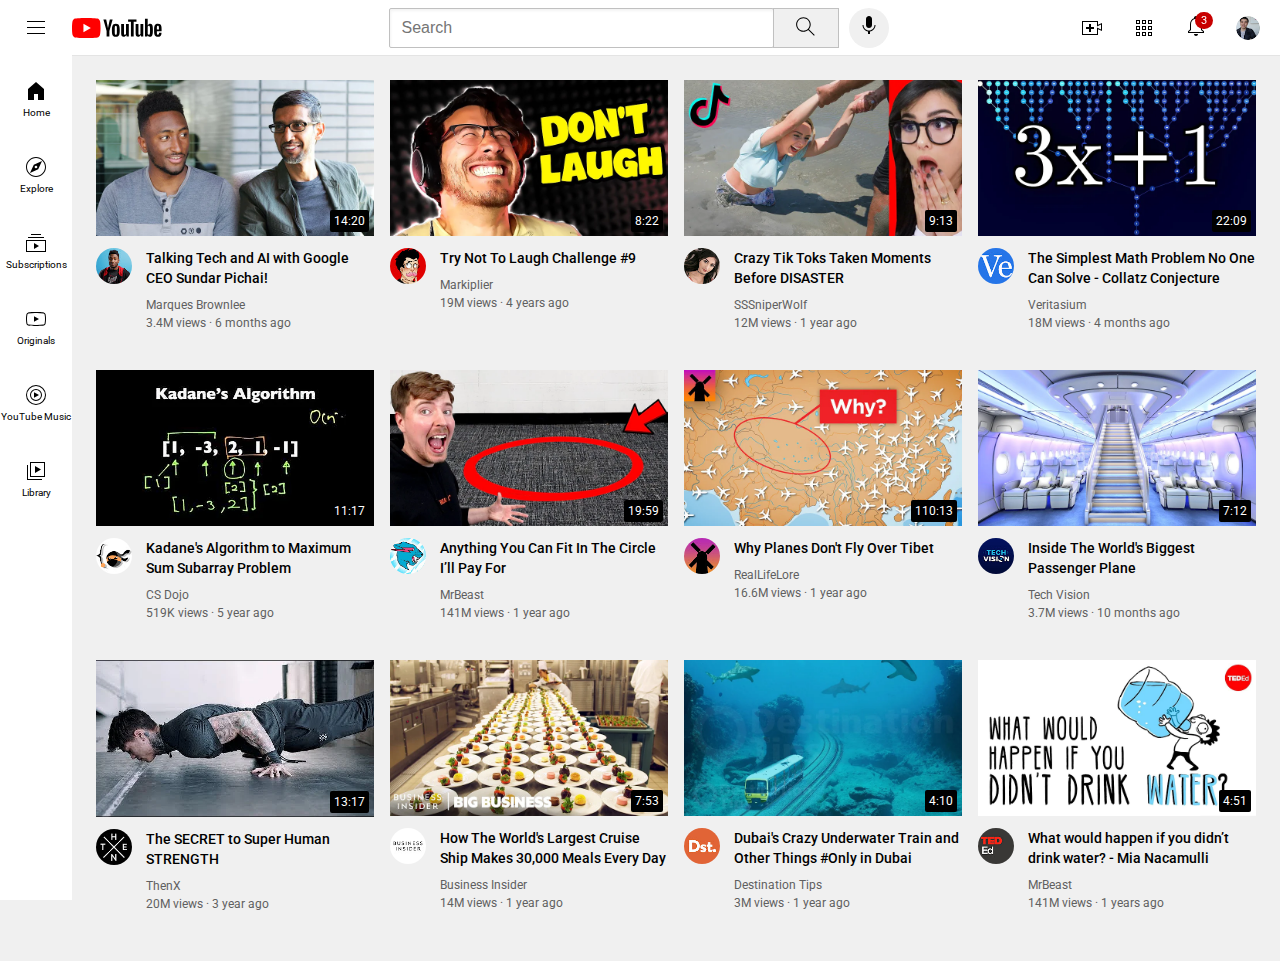
<file: index.html>
<!DOCTYPE html>
<html lang="en">
<head>
    <title>Mytube</title>
    <link rel="icon" href="./images/youtube-iconup.png">
    <link rel="preconnect" href="https://fonts.googleapis.com">
    <link rel="preconnect" href="https://fonts.gstatic.com" crossorigin>
    <link href="https://fonts.googleapis.com/css2?family=Roboto:ital,wght@0,100..900;1,100..900&display=swap" rel="stylesheet">
    <link rel="stylesheet" href="./styles/general.css">
    <link rel="stylesheet" href="./styles/header.css">
    <link rel="stylesheet" href="./styles/video.css">
    <link rel="stylesheet" href="./styles/sidebar.css">
</head>
<body >
    <div class="header">
        <div class="left-section">
            <img class="hamburger-menu" src="./icons/hamburger-menu.svg">
            <img  class="youtube-logo" src="./icons/youtube-logo.svg" alt="">
        </div>
        <div class="middel-section">
            <input class="search-bar" type="text" placeholder="Search">
            <button class="search-button">
                <img class="search-icon" src="./icons/search.svg">
                <div class="tooltip">Search</div>
            </button>
            <button class="voice-search-button">
                <img class="voice-search-icon" src="./icons/voice-search-icon.svg">
                <div class="tooltip">Search with Your Voice</div>
            </button>
        </div>
        <div class="right-section">
            <div class="upload-icon-container">
                <img class="upload-icon" src="./icons/upload.svg">
                <div class="tooltip">Create</div>
            </div>
            <img class="youtube-apps-icon" src="./icons/youtube-apps.svg">
            <div class="notifications-icon-container">
                <img class="notifications-icon" src="./icons/notifications.svg">
                <div class="notifications-count">3</div>
            </div>
            <img class="current-user-picture" src="./channel-pictures/my-channel.jpeg">
        </div>
        
    </div>
    <div class="sidebar">
        <div class="sidebar-link">
            <img src="./icons/home.svg">
            <div>Home</div>
        </div>
        <div class="sidebar-link">
            <img src="./icons/explore.svg">
            <div>Explore</div>
        </div>
        <div class="sidebar-link">
            <img src="./icons/subscriptions.svg">
            <div>Subscriptions</div>
        </div>
        <div class="sidebar-link">
            <img src="./icons/originals.svg">
            <div>Originals</div>
        </div>
        <div class="sidebar-link">
            <img src="./icons/youtube-music.svg">
            <div>YouTube Music</div>
        </div>
        <div class="sidebar-link">
            <img src="./icons/library.svg">
            <div>Library</div>
        </div>
    </div>
    
    <div class="video-grid">
        <div class="video-preview">
            <div class="thumbnail-row">
                <a href="https://www.youtube.com/watch?v=n2RNcPRtAiY&t=3s" target="_self">
                    <img class="thumbnail" src="./images/thumbnail-1.webp" >
                    <div class="video-time">14:20</div>
                </a>
                
            </div>
            <div class="video-info-grid">
                <div class="channel-picture">
                    <img class="profile-picture" src="./channel-pictures/channel-1.jpeg">
                </div>
                <div class="video-info">
                    <p class="video-title" >Talking Tech and AI with Google CEO Sundar Pichai!</p>
                    <p class="video-author">Marques Brownlee</p>
                    <p class="video-stats">3.4M views &#183; 6 months ago </p>
                </div>
            </div>
        </div>
        <div class="video-preview">
            <div class="thumbnail-row">
                <a href="https://www.youtube.com/watch?v=mP0RAo9SKZk" target="_self">
                    <img class="thumbnail" src="./images/thumbnail-2.webp" >
                    <div class="video-time">8:22</div>
                </a>
            </div>
            <div class="video-info-grid">
                <div class="channel-picture">
                    <img class="profile-picture" src="./channel-pictures/channel-2.jpeg">
                </div>
                <div class="video-info">
                    <p class="video-title" >Try Not To Laugh Challenge #9</p>
                <p class="video-author">Markiplier</p>
                <p class="video-stats">19M views &#183; 4 years  ago </p>
                </div>
            </div>
        </div>
        <div class="video-preview">
            <div class="thumbnail-row">
                <a href="https://www.youtube.com/watch?v=FgjPQQeTh1w" target="_self">
                    <img class="thumbnail" src="./images/thumbnail-3.webp" >
                    <div class="video-time">9:13</div>
                </a>
            </div>
            <div class="video-info-grid">
                <div class="channel-picture">
                    <img class="profile-picture" src="./channel-pictures/channel-3.jpeg">
                </div>
                <div class="video-info">
                    <p class="video-title" >
                        Crazy Tik Toks Taken Moments Before DISASTER</p>
                <p class="video-author">SSSniperWolf</p>
                <p class="video-stats">12M views &#183; 1 year ago </p>
                </div>
            </div>
        </div>
        <div class="video-preview">
            <div class="thumbnail-row">
                <a href="https://www.youtube.com/watch?v=094y1Z2wpJg" target="_self">
                    <img class="thumbnail" src="./images/thumbnail-4.webp" >
                    <div class="video-time">22:09</div>
                </a>
            </div>
            <div class="video-info-grid">
                <div class="channel-picture">
                    <img class="profile-picture" src="./channel-pictures/channel-4.jpeg">
                </div>
                <div class="video-info">
                    <p class="video-title" >
                        The Simplest Math Problem No One Can Solve - Collatz Conjecture</p>
                <p class="video-author">Veritasium</p>
                <p class="video-stats">18M views &#183; 4 months ago </p>
                </div>
            </div>
        </div>
        <div class="video-preview">
            <div class="thumbnail-row">
                <a href="https://www.youtube.com/watch?v=86CQq3pKSUw" target="_self">
                    <img class="thumbnail" src="./images/thumbnail-5.webp" >
                    <div class="video-time">11:17</div>
                </a>     
            </div>
            <div class="video-info-grid">
                <div class="channel-picture">
                    <img class="profile-picture" src="./channel-pictures/channel-5.jpeg">
                </div>
                <div class="video-info">
                    <p class="video-title" >Kadane's Algorithm to Maximum Sum Subarray Problem</p>
                <p class="video-author">CS Dojo</p>
                <p class="video-stats">519K views  &#183; 5 year ago </p>
                </div>
            </div>
        </div>
        <div class="video-preview">
            <div class="thumbnail-row">
                <a href="https://www.youtube.com/watch?v=yXWw0_UfSFg" target="_self">
                    <img class="thumbnail" src="./images/thumbnail-6.webp" >
                    <div class="video-time">19:59</div>
                </a>
            </div>
            <div class="video-info-grid">
                <div class="channel-picture">
                    <img class="profile-picture" src="./channel-pictures/channel-6.jpeg">
                </div>
                <div class="video-info">
                    <p class="video-title" >
                        Anything You Can Fit In The Circle I’ll Pay For</p>
                <p class="video-author">MrBeast</p>
                <p class="video-stats">141M views &#183; 1 year  ago </p>
                </div>
            </div>
        </div>
        <div class="video-preview">
            <div class="thumbnail-row">
                <a href="https://www.youtube.com/watch?v=fNVa1qMbF9Y" target="_self">
                    <img class="thumbnail" src="./images/thumbnail-7.webp" >
                    <div class="video-time">110:13</div>
                </a>
            </div>
            <div class="video-info-grid">
                <div class="channel-picture">
                    <img class="profile-picture" src="./channel-pictures/channel-7.jpeg">
                </div>
                <div class="video-info">
                    <p class="video-title" >
                        
                    Why Planes Don't Fly Over Tibet</p>
                <p class="video-author">RealLifeLore</p>
                <p class="video-stats">16.6M views &#183; 1 year  ago </p>
                </div>
            </div>
        </div>
        <div class="video-preview">
            <div class="thumbnail-row">
                <a href="https://www.youtube.com/watch?v=lFm4EM1juls" target="_self">
                    <img class="thumbnail" src="./images/thumbnail-8.webp" >
                    <div class="video-time">7:12</div>
                </a>
            </div>
            <div class="video-info-grid">
                <div class="channel-picture">
                    <img class="profile-picture" src="./channel-pictures/channel-8.jpeg">
                </div>
                <div class="video-info">
                    <p class="video-title" >
                        Inside The World's Biggest Passenger Plane</p>
                <p class="video-author">Tech Vision</p>
                <p class="video-stats">3.7M views &#183; 10 months  ago </p>
                </div>
            </div>
        </div>
        <div class="video-preview">
            <div class="thumbnail-row">
                <a href="https://www.youtube.com/watch?v=ixmxOlcrlUc" target="_self">
                    <img class="thumbnail" src="./images/thumbnail-9.webp" >
                    <div class="video-time">13:17</div>
                </a>
            </div>
            <div class="video-info-grid">
                <div class="channel-picture">
                    <img class="profile-picture" src="./channel-pictures/channel-9.jpeg">
                </div>
                <div class="video-info">
                    <p class="video-title" >
                        
                    The SECRET to Super Human STRENGTH</p>
                <p class="video-author">ThenX</p>
                <p class="video-stats">20M views &#183; 3 year  ago </p>
                </div>
            </div>
        </div>
        <div class="video-preview">
            <div class="thumbnail-row">
                <a href="https://www.youtube.com/watch?v=R2vXbFp5C9o">
                    <img class="thumbnail" src="./images/thumbnail-10.webp" >
                    <div class="video-time">7:53</div>
                </a>
            </div>
            <div class="video-info-grid">
                <div class="channel-picture">
                    <img class="profile-picture" src="./channel-pictures/channel-10.jpeg">
                </div>
                <div class="video-info">
                    <p class="video-title" >    
                    How The World's Largest Cruise Ship Makes 30,000 Meals Every Day</p>
                <p class="video-author">Business Insider</p>
                <p class="video-stats">14M views &#183; 1 year  ago </p>
                </div>
            </div>
        </div>
        <div class="video-preview">
            <div class="thumbnail-row">
                <a href="https://www.youtube.com/watch?v=0nZuYyXET3s" target="_self">
                    <img class="thumbnail" src="./images/thumbnail-11.webp" >
                    <div class="video-time">4:10</div>
                </a>
            </div>
            <div class="video-info-grid">
                <div class="channel-picture">
                    <img class="profile-picture" src="./channel-pictures/channel-11.jpeg">
                </div>
                <div class="video-info">
                    <p class="video-title" >
                        Dubai's Crazy Underwater Train and Other Things #Only in Dubai</p>
                <p class="video-author">Destination Tips</p>
                <p class="video-stats">3M views &#183; 1 year  ago </p>
                </div>
            </div>
        </div>
        <div class="video-preview">
            <div class="thumbnail-row">
                <a href="https://www.youtube.com/watch?v=9iMGFqMmUFs" target="_self">
                    <img class="thumbnail" src="./images/thumbnail-12.webp" >
                    <div class="video-time">4:51</div>
                </a>
            </div>
            <div class="video-info-grid">
                <div class="channel-picture">
                    <img class="profile-picture" src="./channel-pictures/channel-12.jpeg">
                </div>
                <div class="video-info">
                    <p class="video-title" >    
                        What would happen if you didn’t drink water? - Mia Nacamulli</p>
                <p class="video-author">MrBeast</p>
                <p class="video-stats">141M views &#183; 1 years  ago </p>
                </div>
            </div>
        </div>
    </div>
    
</body>
</html>
</file>
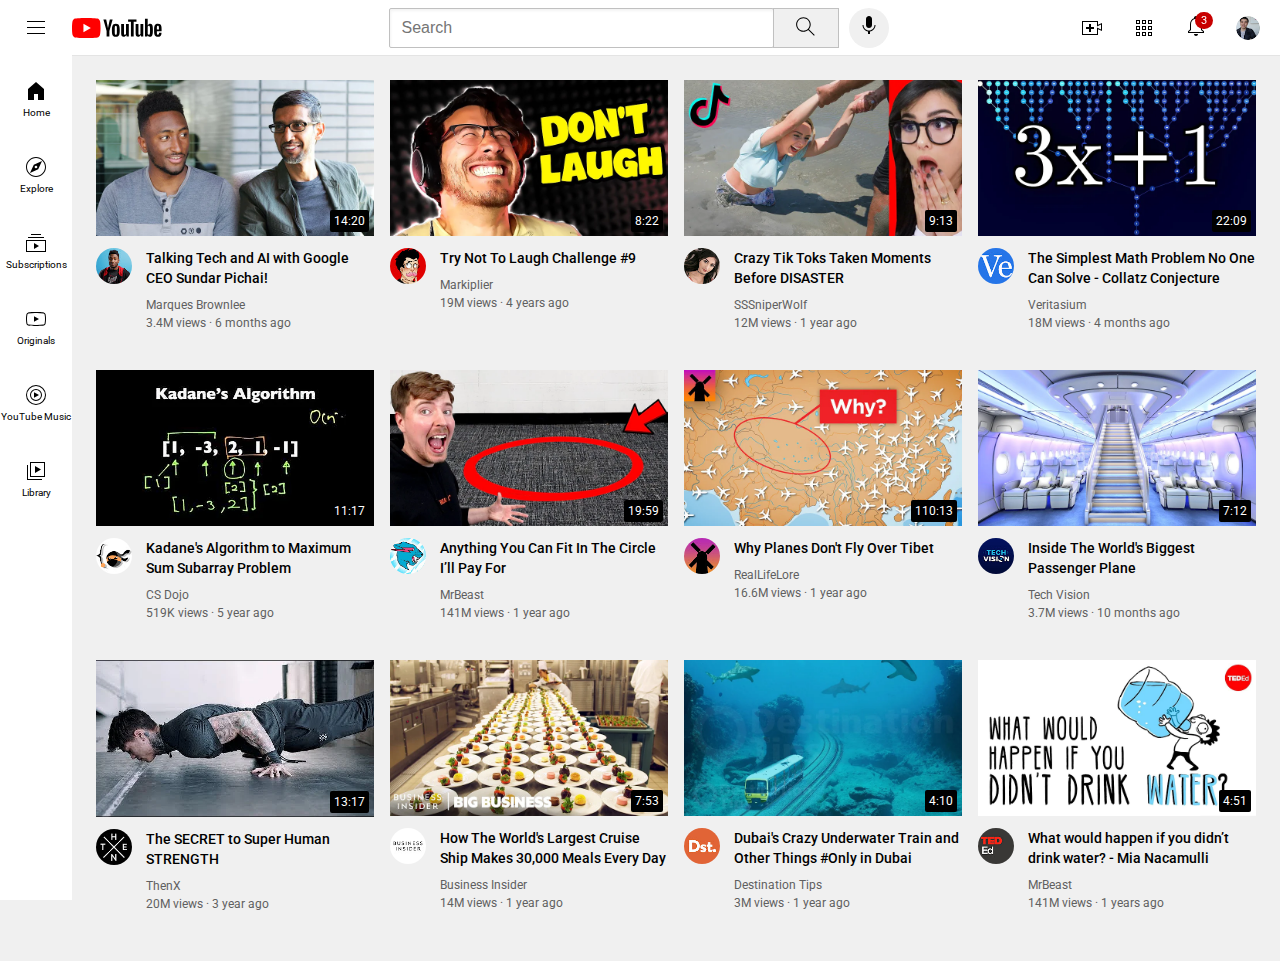
<file: index.html.html>
<!DOCTYPE html>
<html lang="en">
<head>
    <title>Mytube</title>
    <link rel="icon" href="./images/youtube-iconup.png">
    <link rel="preconnect" href="https://fonts.googleapis.com">
    <link rel="preconnect" href="https://fonts.gstatic.com" crossorigin>
    <link href="https://fonts.googleapis.com/css2?family=Roboto:ital,wght@0,100..900;1,100..900&display=swap" rel="stylesheet">
    <link rel="stylesheet" href="./styles/general.css">
    <link rel="stylesheet" href="./styles/header.css">
    <link rel="stylesheet" href="./styles/video.css">
    <link rel="stylesheet" href="./styles/sidebar.css">
</head>
<body >
    <div class="header">
        <div class="left-section">
            <img class="hamburger-menu" src="./icons/hamburger-menu.svg">
            <img  class="youtube-logo" src="./icons/youtube-logo.svg" alt="">
        </div>
        <div class="middel-section">
            <input class="search-bar" type="text" placeholder="Search">
            <button class="search-button">
                <img class="search-icon" src="./icons/search.svg">
                <div class="tooltip">Search</div>
            </button>
            <button class="voice-search-button">
                <img class="voice-search-icon" src="./icons/voice-search-icon.svg">
                <div class="tooltip">Search with Your Voice</div>
            </button>
        </div>
        <div class="right-section">
            <div class="upload-icon-container">
                <img class="upload-icon" src="./icons/upload.svg">
                <div class="tooltip">Create</div>
            </div>
            <img class="youtube-apps-icon" src="./icons/youtube-apps.svg">
            <div class="notifications-icon-container">
                <img class="notifications-icon" src="./icons/notifications.svg">
                <div class="notifications-count">3</div>
            </div>
            <img class="current-user-picture" src="./channel-pictures/my-channel.jpeg">
        </div>
        
    </div>
    <div class="sidebar">
        <div class="sidebar-link">
            <img src="./icons/home.svg">
            <div>Home</div>
        </div>
        <div class="sidebar-link">
            <img src="./icons/explore.svg">
            <div>Explore</div>
        </div>
        <div class="sidebar-link">
            <img src="./icons/subscriptions.svg">
            <div>Subscriptions</div>
        </div>
        <div class="sidebar-link">
            <img src="./icons/originals.svg">
            <div>Originals</div>
        </div>
        <div class="sidebar-link">
            <img src="./icons/youtube-music.svg">
            <div>YouTube Music</div>
        </div>
        <div class="sidebar-link">
            <img src="./icons/library.svg">
            <div>Library</div>
        </div>
    </div>
    
    <div class="video-grid">
        <div class="video-preview">
            <div class="thumbnail-row">
                <a href="https://www.youtube.com/watch?v=n2RNcPRtAiY&t=3s" target="_self">
                    <img class="thumbnail" src="./images/thumbnail-1.webp" >
                    <div class="video-time">14:20</div>
                </a>
                
            </div>
            <div class="video-info-grid">
                <div class="channel-picture">
                    <img class="profile-picture" src="./channel-pictures/channel-1.jpeg">
                </div>
                <div class="video-info">
                    <p class="video-title" >Talking Tech and AI with Google CEO Sundar Pichai!</p>
                    <p class="video-author">Marques Brownlee</p>
                    <p class="video-stats">3.4M views &#183; 6 months ago </p>
                </div>
            </div>
        </div>
        <div class="video-preview">
            <div class="thumbnail-row">
                <a href="https://www.youtube.com/watch?v=mP0RAo9SKZk" target="_self">
                    <img class="thumbnail" src="./images/thumbnail-2.webp" >
                    <div class="video-time">8:22</div>
                </a>
            </div>
            <div class="video-info-grid">
                <div class="channel-picture">
                    <img class="profile-picture" src="./channel-pictures/channel-2.jpeg">
                </div>
                <div class="video-info">
                    <p class="video-title" >Try Not To Laugh Challenge #9</p>
                <p class="video-author">Markiplier</p>
                <p class="video-stats">19M views &#183; 4 years  ago </p>
                </div>
            </div>
        </div>
        <div class="video-preview">
            <div class="thumbnail-row">
                <a href="https://www.youtube.com/watch?v=FgjPQQeTh1w" target="_self">
                    <img class="thumbnail" src="./images/thumbnail-3.webp" >
                    <div class="video-time">9:13</div>
                </a>
            </div>
            <div class="video-info-grid">
                <div class="channel-picture">
                    <img class="profile-picture" src="./channel-pictures/channel-3.jpeg">
                </div>
                <div class="video-info">
                    <p class="video-title" >
                        Crazy Tik Toks Taken Moments Before DISASTER</p>
                <p class="video-author">SSSniperWolf</p>
                <p class="video-stats">12M views &#183; 1 year ago </p>
                </div>
            </div>
        </div>
        <div class="video-preview">
            <div class="thumbnail-row">
                <a href="https://www.youtube.com/watch?v=094y1Z2wpJg" target="_self">
                    <img class="thumbnail" src="./images/thumbnail-4.webp" >
                    <div class="video-time">22:09</div>
                </a>
            </div>
            <div class="video-info-grid">
                <div class="channel-picture">
                    <img class="profile-picture" src="./channel-pictures/channel-4.jpeg">
                </div>
                <div class="video-info">
                    <p class="video-title" >
                        The Simplest Math Problem No One Can Solve - Collatz Conjecture</p>
                <p class="video-author">Veritasium</p>
                <p class="video-stats">18M views &#183; 4 months ago </p>
                </div>
            </div>
        </div>
        <div class="video-preview">
            <div class="thumbnail-row">
                <a href="https://www.youtube.com/watch?v=86CQq3pKSUw" target="_self">
                    <img class="thumbnail" src="./images/thumbnail-5.webp" >
                    <div class="video-time">11:17</div>
                </a>     
            </div>
            <div class="video-info-grid">
                <div class="channel-picture">
                    <img class="profile-picture" src="./channel-pictures/channel-5.jpeg">
                </div>
                <div class="video-info">
                    <p class="video-title" >Kadane's Algorithm to Maximum Sum Subarray Problem</p>
                <p class="video-author">CS Dojo</p>
                <p class="video-stats">519K views  &#183; 5 year ago </p>
                </div>
            </div>
        </div>
        <div class="video-preview">
            <div class="thumbnail-row">
                <a href="https://www.youtube.com/watch?v=yXWw0_UfSFg" target="_self">
                    <img class="thumbnail" src="./images/thumbnail-6.webp" >
                    <div class="video-time">19:59</div>
                </a>
            </div>
            <div class="video-info-grid">
                <div class="channel-picture">
                    <img class="profile-picture" src="./channel-pictures/channel-6.jpeg">
                </div>
                <div class="video-info">
                    <p class="video-title" >
                        Anything You Can Fit In The Circle I’ll Pay For</p>
                <p class="video-author">MrBeast</p>
                <p class="video-stats">141M views &#183; 1 year  ago </p>
                </div>
            </div>
        </div>
        <div class="video-preview">
            <div class="thumbnail-row">
                <a href="https://www.youtube.com/watch?v=fNVa1qMbF9Y" target="_self">
                    <img class="thumbnail" src="./images/thumbnail-7.webp" >
                    <div class="video-time">110:13</div>
                </a>
            </div>
            <div class="video-info-grid">
                <div class="channel-picture">
                    <img class="profile-picture" src="./channel-pictures/channel-7.jpeg">
                </div>
                <div class="video-info">
                    <p class="video-title" >
                        
                    Why Planes Don't Fly Over Tibet</p>
                <p class="video-author">RealLifeLore</p>
                <p class="video-stats">16.6M views &#183; 1 year  ago </p>
                </div>
            </div>
        </div>
        <div class="video-preview">
            <div class="thumbnail-row">
                <a href="https://www.youtube.com/watch?v=lFm4EM1juls" target="_self">
                    <img class="thumbnail" src="./images/thumbnail-8.webp" >
                    <div class="video-time">7:12</div>
                </a>
            </div>
            <div class="video-info-grid">
                <div class="channel-picture">
                    <img class="profile-picture" src="./channel-pictures/channel-8.jpeg">
                </div>
                <div class="video-info">
                    <p class="video-title" >
                        Inside The World's Biggest Passenger Plane</p>
                <p class="video-author">Tech Vision</p>
                <p class="video-stats">3.7M views &#183; 10 months  ago </p>
                </div>
            </div>
        </div>
        <div class="video-preview">
            <div class="thumbnail-row">
                <a href="https://www.youtube.com/watch?v=ixmxOlcrlUc" target="_self">
                    <img class="thumbnail" src="./images/thumbnail-9.webp" >
                    <div class="video-time">13:17</div>
                </a>
            </div>
            <div class="video-info-grid">
                <div class="channel-picture">
                    <img class="profile-picture" src="./channel-pictures/channel-9.jpeg">
                </div>
                <div class="video-info">
                    <p class="video-title" >
                        
                    The SECRET to Super Human STRENGTH</p>
                <p class="video-author">ThenX</p>
                <p class="video-stats">20M views &#183; 3 year  ago </p>
                </div>
            </div>
        </div>
        <div class="video-preview">
            <div class="thumbnail-row">
                <a href="https://www.youtube.com/watch?v=R2vXbFp5C9o">
                    <img class="thumbnail" src="./images/thumbnail-10.webp" >
                    <div class="video-time">7:53</div>
                </a>
            </div>
            <div class="video-info-grid">
                <div class="channel-picture">
                    <img class="profile-picture" src="./channel-pictures/channel-10.jpeg">
                </div>
                <div class="video-info">
                    <p class="video-title" >    
                    How The World's Largest Cruise Ship Makes 30,000 Meals Every Day</p>
                <p class="video-author">Business Insider</p>
                <p class="video-stats">14M views &#183; 1 year  ago </p>
                </div>
            </div>
        </div>
        <div class="video-preview">
            <div class="thumbnail-row">
                <a href="https://www.youtube.com/watch?v=0nZuYyXET3s" target="_self">
                    <img class="thumbnail" src="./images/thumbnail-11.webp" >
                    <div class="video-time">4:10</div>
                </a>
            </div>
            <div class="video-info-grid">
                <div class="channel-picture">
                    <img class="profile-picture" src="./channel-pictures/channel-11.jpeg">
                </div>
                <div class="video-info">
                    <p class="video-title" >
                        Dubai's Crazy Underwater Train and Other Things #Only in Dubai</p>
                <p class="video-author">Destination Tips</p>
                <p class="video-stats">3M views &#183; 1 year  ago </p>
                </div>
            </div>
        </div>
        <div class="video-preview">
            <div class="thumbnail-row">
                <a href="https://www.youtube.com/watch?v=9iMGFqMmUFs" target="_self">
                    <img class="thumbnail" src="./images/thumbnail-12.webp" >
                    <div class="video-time">4:51</div>
                </a>
            </div>
            <div class="video-info-grid">
                <div class="channel-picture">
                    <img class="profile-picture" src="./channel-pictures/channel-12.jpeg">
                </div>
                <div class="video-info">
                    <p class="video-title" >    
                        What would happen if you didn’t drink water? - Mia Nacamulli</p>
                <p class="video-author">MrBeast</p>
                <p class="video-stats">141M views &#183; 1 years  ago </p>
                </div>
            </div>
        </div>
    </div>
    
</body>
</html>
</file>
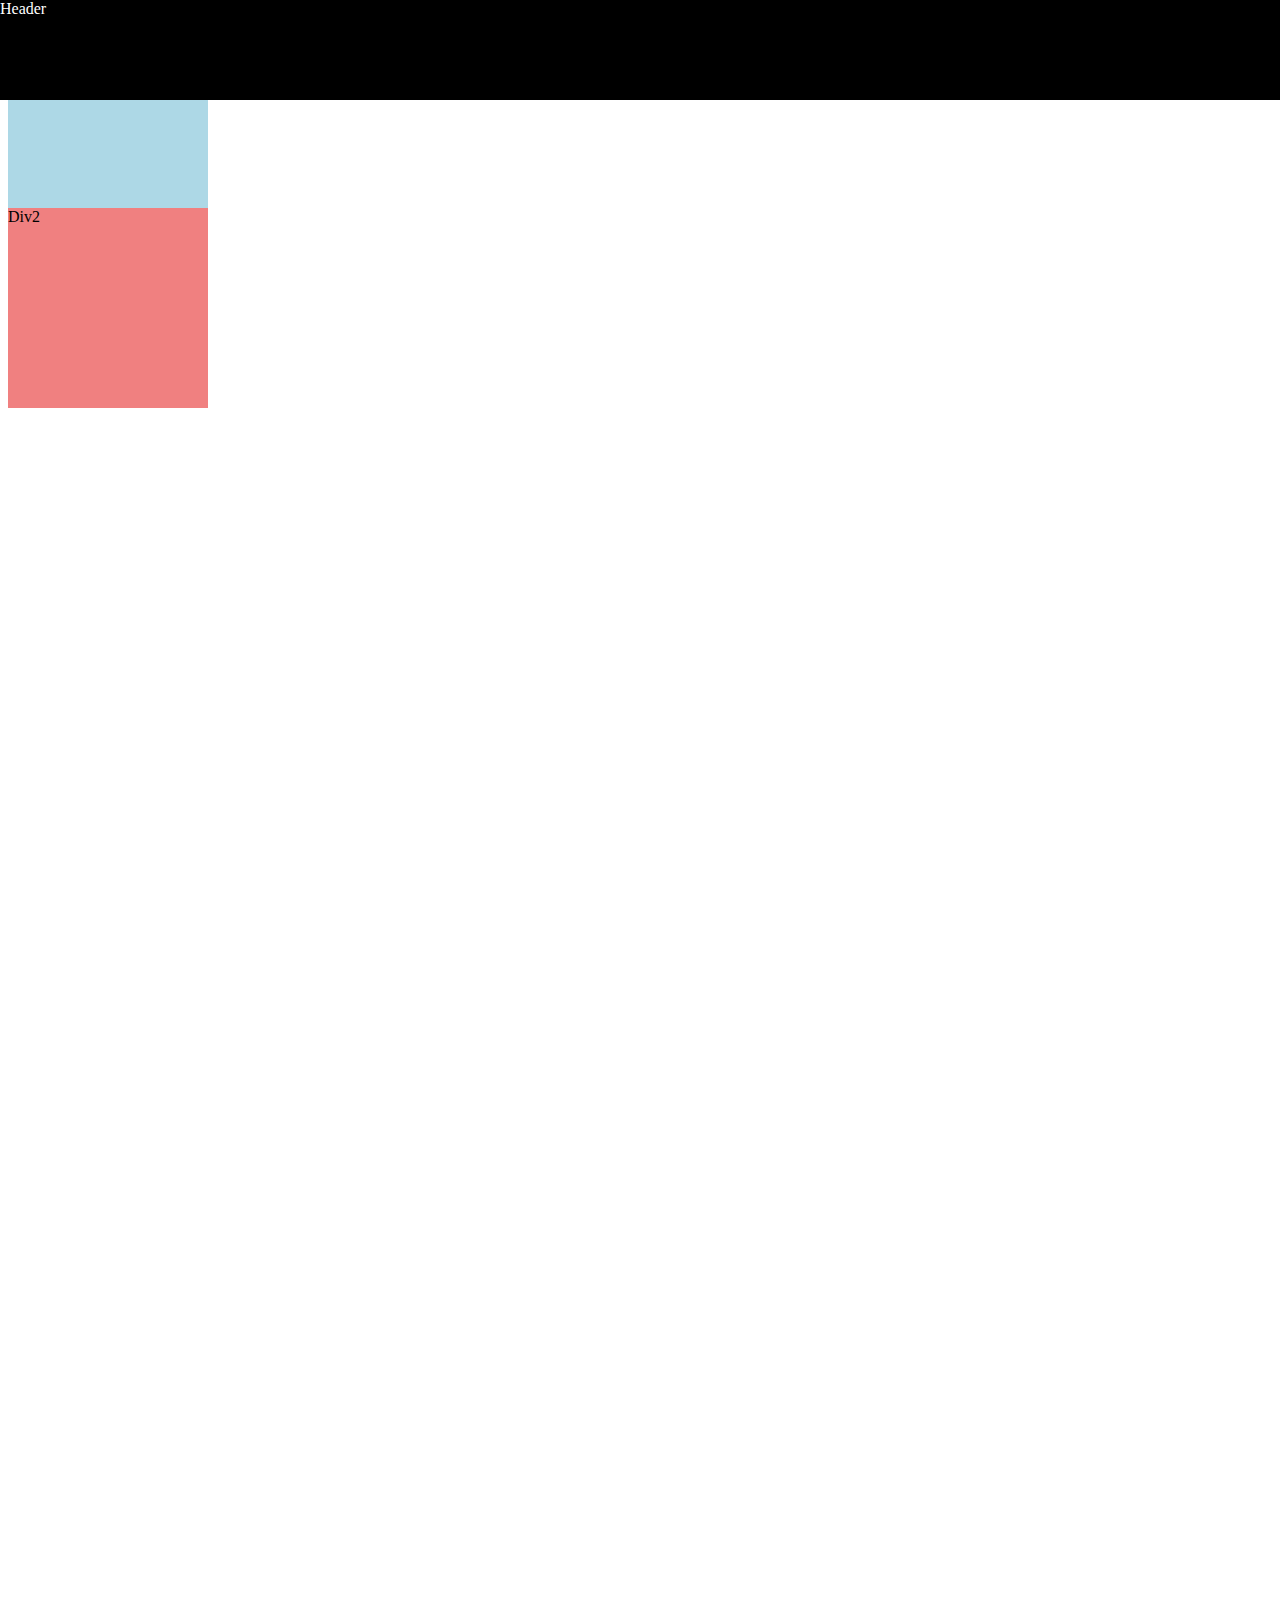
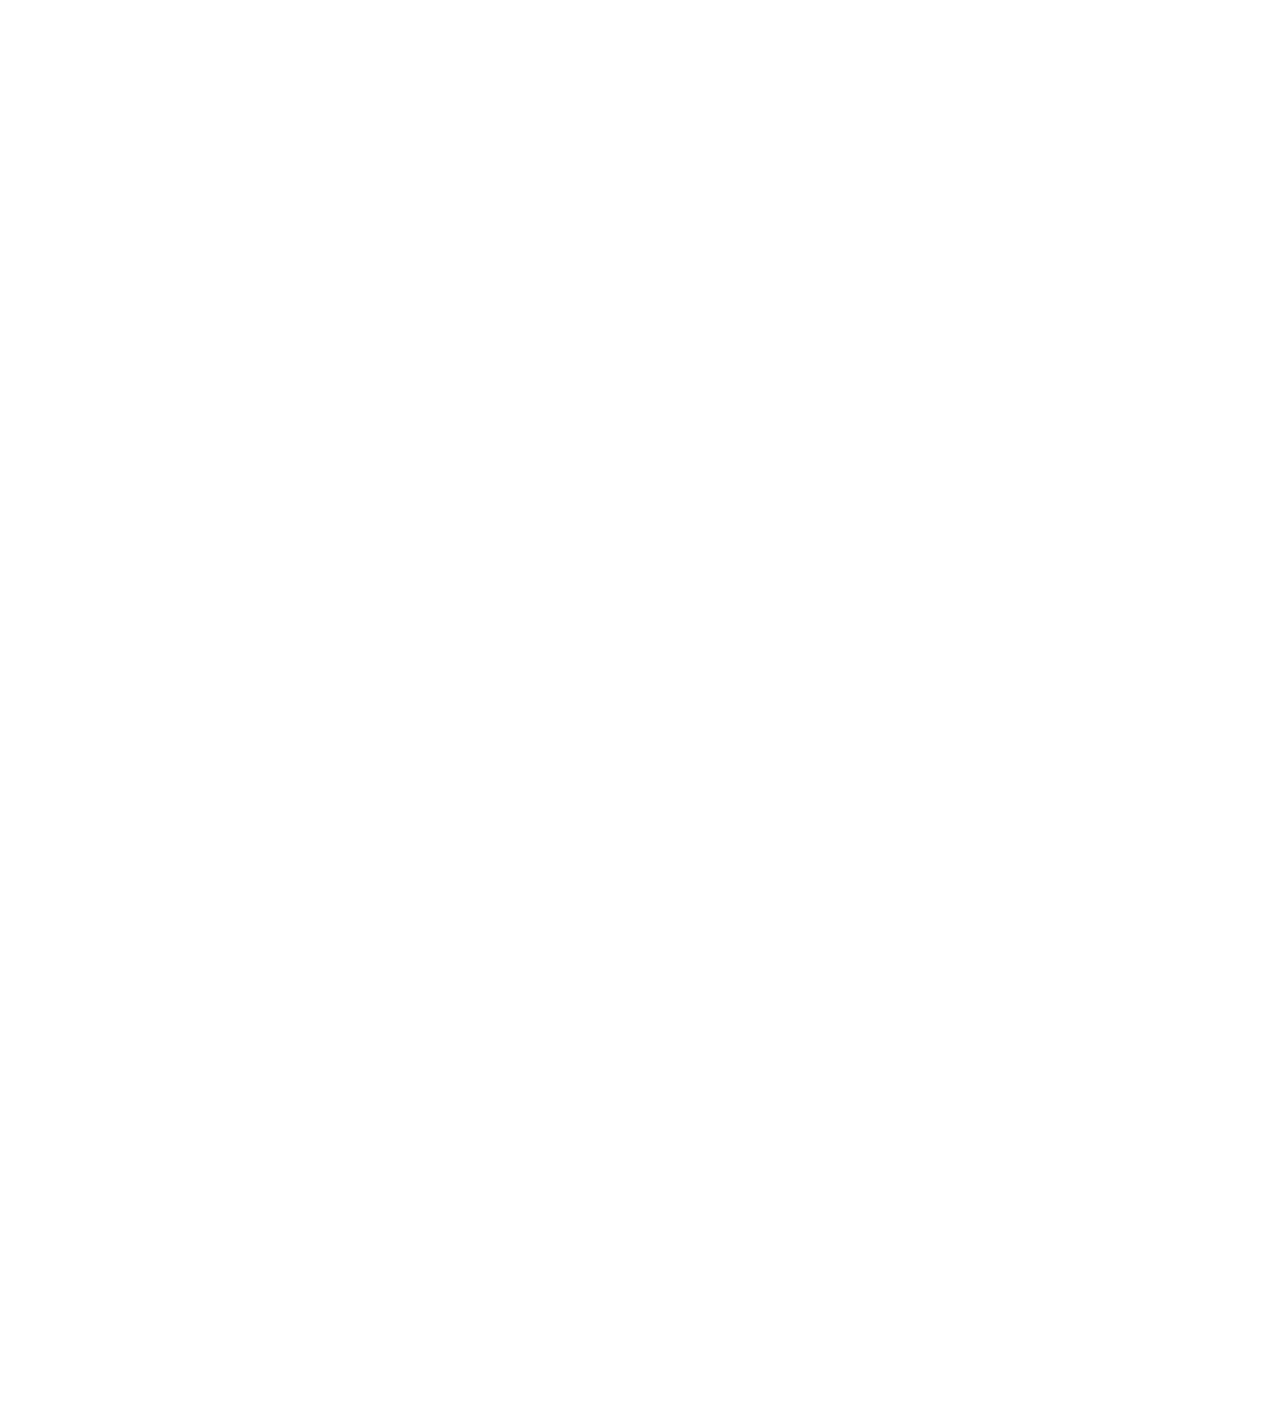
<file: Practices/position.html>
<!DOCTYPE html>
<html lang="en">
<head>
    <meta charset="UTF-8">
    <meta name="viewport" content="width=device-width, initial-scale=1.0">
    <title>positions practice</title>
</head>
<body style="height: 3000px; padding-top: 10 0px;">
    <div style="background-color: black;color: white;position: fixed; top: 0px; left: 0px; right: 0;height: 100px;">
        Header
    </div>
    <div style="background-color: lightblue; height: 200px; width: 200px; position: static; ">
        Div1
    </div>
    <div style="background-color: lightcoral; height: 200px; width: 200px;">
        Div2
    </div>


</body>
</html>
</file>
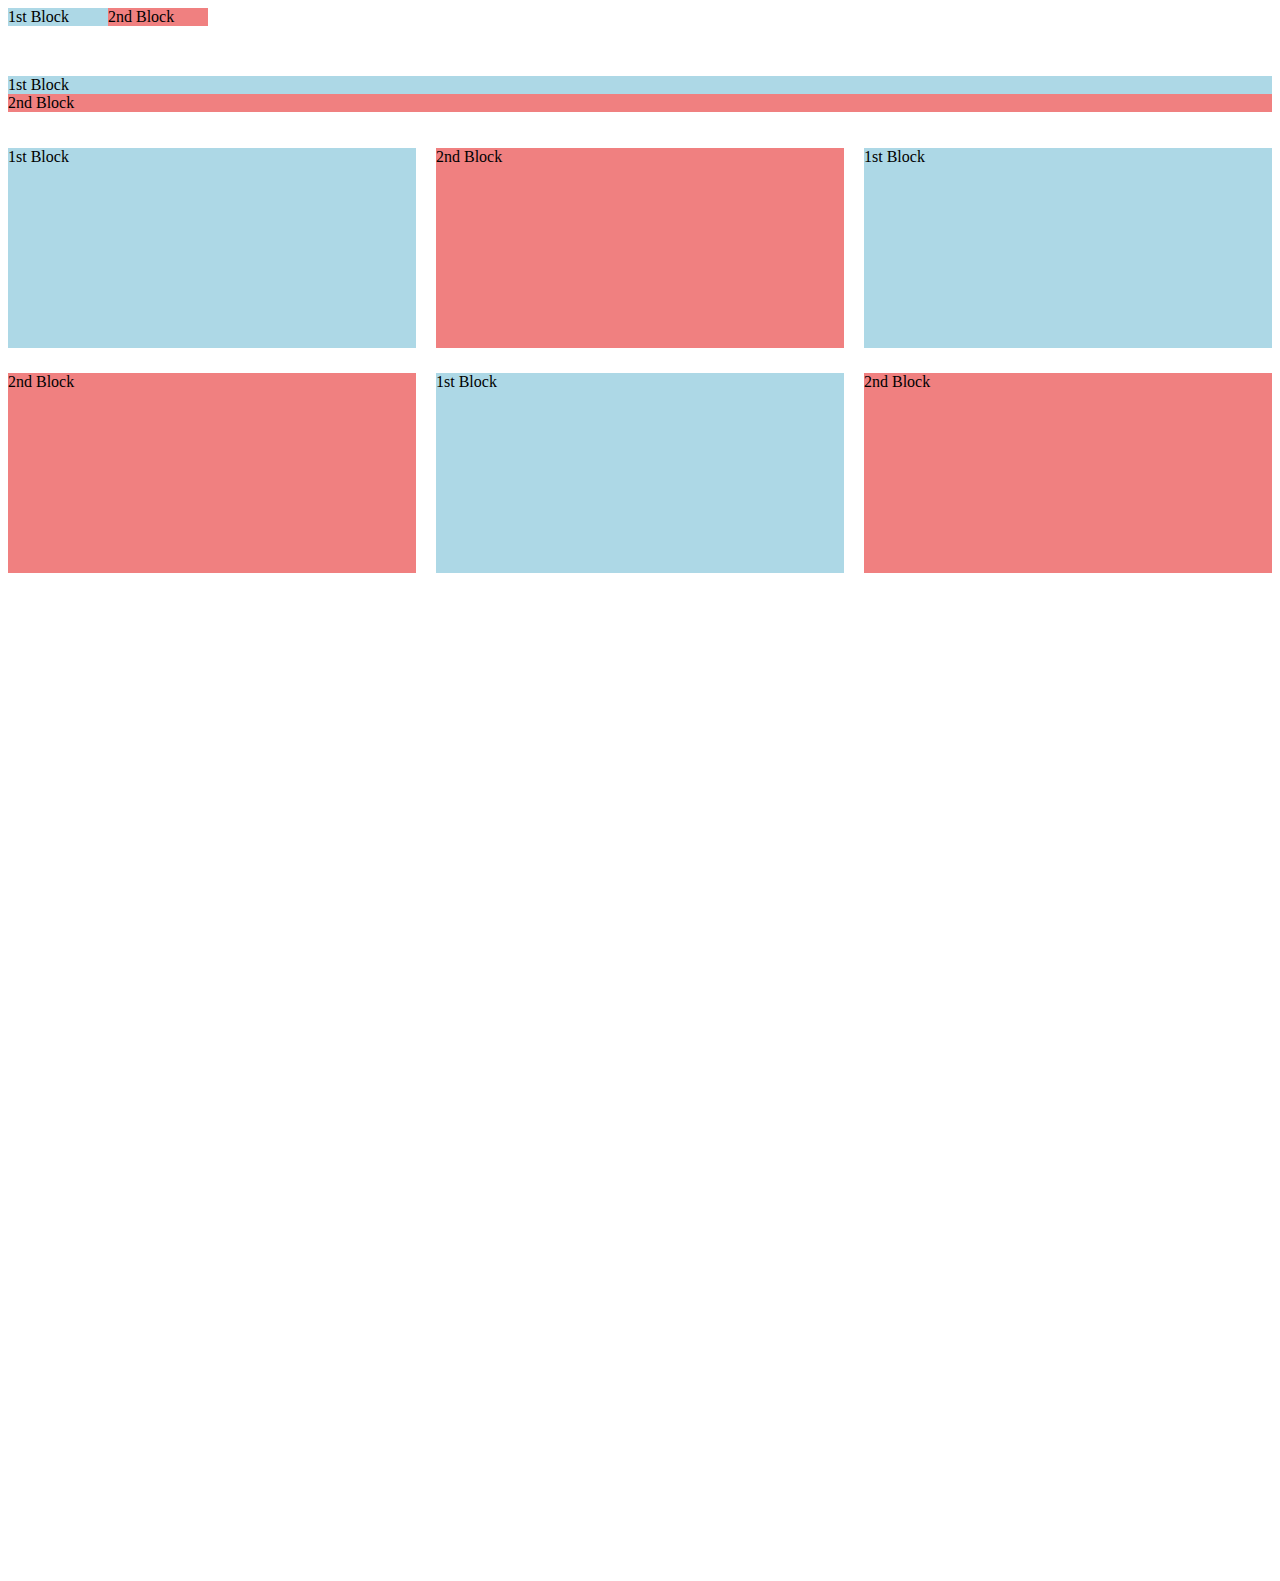
<file: Practices/trial.html>
<!DOCTYPE html>
<html lang="en">
<head>
    <meta charset="UTF-8">
    <meta name="viewport" content="width=device-width, initial-scale=1.0">
    <title>Practice</title>
</head>
<body style="padding-bottom: 1000px;">
    <div style="display: grid; grid-template-columns: 100px 100px;">
        <div style="background-color:lightblue;">1st Block </div>
        <div style="background-color: lightcoral;">2nd Block</div>
    </div>
    <div style="display: grid; grid-template-columns: 50px, 100px; margin-top: 50px;">
        <div style="background-color:lightblue;">1st Block </div>
        <div style="background-color: lightcoral;">2nd Block</div>
    </div> <br><br>

    <div style="display: grid; grid-template-columns: 1fr 1fr 1fr; column-gap: 20px;row-gap: 25px;">
        <div style="background-color:lightblue;height: 200px;">1st Block </div>
        <div style="background-color: lightcoral;height: 200px;">2nd Block</div>
        <div style="background-color:lightblue;height: 200px;">1st Block </div>
        <div style="background-color: lightcoral;height: 200px;">2nd Block</div>
        <div style="background-color:lightblue;height: 200px;">1st Block </div>
        <div style="background-color: lightcoral;height: 200px;">2nd Block</div>
    </div>
</body>
</html>
</file>
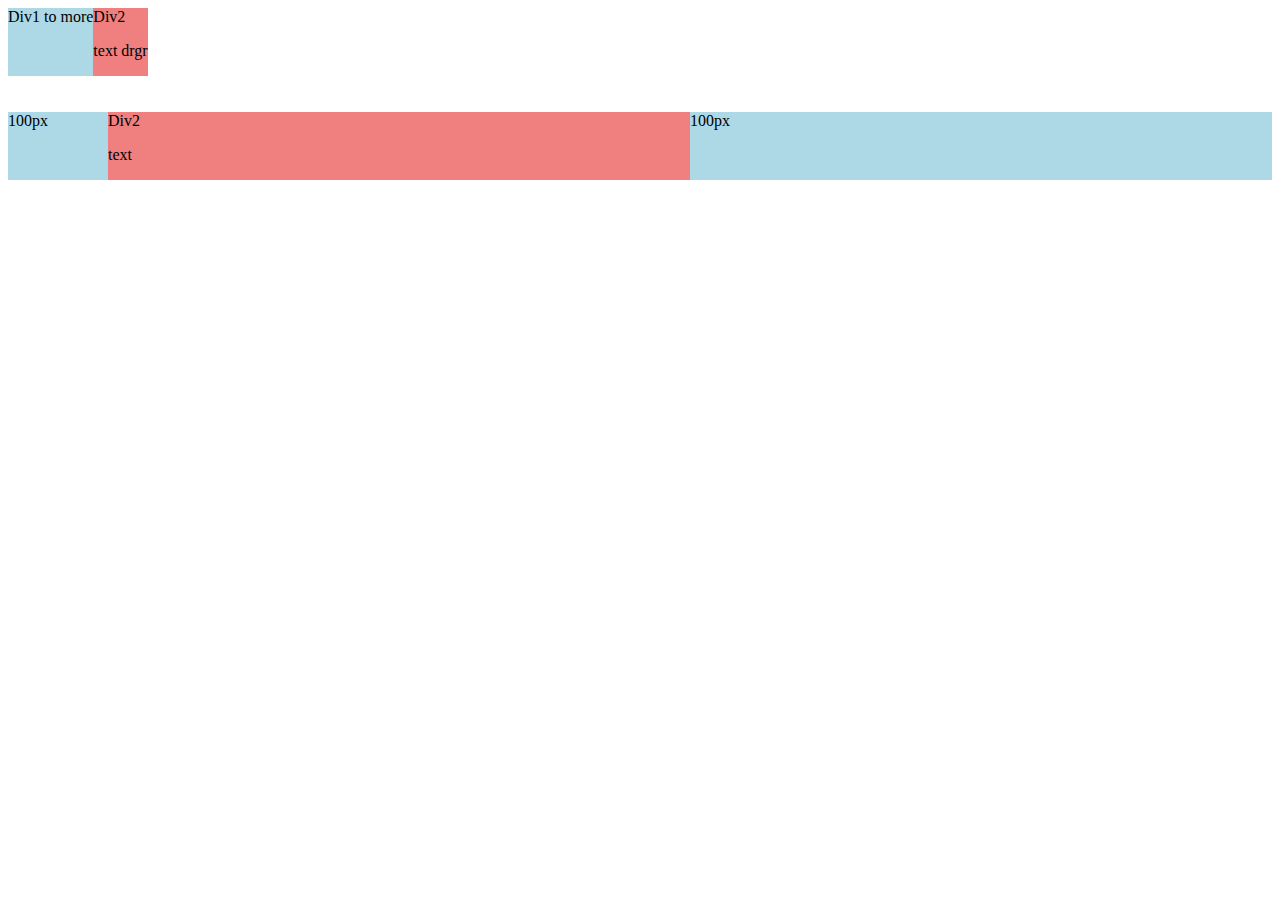
<file: Practices/trialflex.html>
<!DOCTYPE html>
<html lang="en">
<head>
    <meta charset="UTF-8">
    <meta name="viewport" content="width=device-width, initial-scale=1.0">
    <title>FlexTry</title>
</head>
<body>
    <div style="display: flex;
    flex-direction: row;">
        <div style="background-color: lightblue;" >Div1 to more</div>
        <div style="background-color: lightcoral;">Div2 <p>text drgr</p></div>
    </div>
    <br><br>
    <div style="display: flex;
    flex-direction: row;">
        <div style="background-color: lightblue;width: 100px;" > 100px</div>
        <div style="background-color: lightcoral; flex: 1;">Div2 <p>text</p></div>
        <div style="background-color: lightblue;flex: 1;" > 100px</div>
    </div>
</body>
</html>
</file>
<file: styles/general.css>
p{
    font-family:Roboto,Arial;
    margin-top: 0;
    margin-bottom: 0;
}
body{
    margin: 0;
    padding-top: 80px;
    padding-left: 96px;
    padding-right: 24px;
    background-color:rgb(240,240,240) ;
    padding-bottom: 50px;
}
</file>
<file: styles/header.css>
.header{
    height: 55px;
    display: flex;
    flex-direction: row;
    justify-content: space-between;
    position: fixed;
    top: 0;
    left: 0;
    right: 0;
    z-index: 100;
    background-color: white;
    border-bottom-width:1px ;
    border-bottom-style:solid ;
    border-bottom-color: rgb(228,228,228);
}
.left-section{
    display: flex;
    align-items: center;
}
.hamburger-menu{
    height: 24px;
    margin-left: 24px;
    margin-right: 24px;
}
.youtube-logo{
    height: 20px;
}
.middel-section{
    flex: 1;
    margin-left: 70px;
    margin-right: 35px;
    max-width: 500px;
    display: flex;
    align-items: center;
}
.search-bar{
    flex: 1;
    height: 36px;
    padding-left:12px ;
    font-size: 16px;
    border-width: 1px;
    border-style: solid;
    border-color: rgb(192,192, 192);
    border-radius: 2px;
    box-shadow: inset 1px 2px 3px rgba(0,0,0,0.05);
    width: 0;
}
.search-bar ::placeholder{
    font-family: Roboto,Arial;
    font-size: 16px;
}
.search-button{
    height: 40px;
    width: 66px;
    background-color: rgb(240, 240, 240);
    border-width: 1px;
    border-style: solid;
    border-color:rgb(192,192, 192) ;
    margin-left: -1px;
    margin-right: 10px;
    
}
.search-button ,
.voice-search-button ,
.upload-icon-container{
    position: relative;
    display: flex;
    justify-content: center

}

.search-button .tooltip ,
.voice-search-button .tooltip,
.upload-icon-container .tooltip{
    font-family: Roboto,Arial;
    position: absolute;
    background-color: gray;
    color: white;
    padding-top: 4px;
    padding-bottom: 4px;
    padding-left: 8px;
    padding-right: 8px;
    border-radius: 2px;
    font-size: 12px;
    bottom: -30px;
    opacity: 0;
    transition: 0.15s;
    pointer-events: none;
    white-space: nowrap;

}
.search-button:hover .tooltip,
.voice-search-button:hover .tooltip,
.upload-icon-container:hover .tooltip{
    opacity: 1;
}
.search-icon{
    height: 25px;
    margin-top: 4px
}
.voice-search-button{
    height: 40px;
    width: 40px;
    border-radius: 20px;
    border: none;
    background-color: rgb(240, 240, 240);
}
.voice-search-icon{
    height: 24px;
    margin-top: 4px;
    
}

.right-section{
    width: 180px;
    display: flex;
    align-items: center;
    justify-content: space-between;
    margin-right: 20px;
    flex-shrink: 0;
}
.upload-icon{
    height: 24px;
}
.youtube-apps-icon{
    height: 24px;
}
.notifications-icon{
    height: 24px;
}
.notifications-icon-container{
    position: relative;
}
.notifications-count{
    position: absolute;
    background-color: rgb(200, 0, 0);
    color: white;
    top:-2px;
    right:-5px;
    font-family: Roboto,Arial;
    font-size: 11px;
    padding-left: 6px;
    padding-right: 6px;
    padding-top: 2px;
    padding-bottom: 2px;
    border-radius: 10px;
}

.current-user-picture{
    height: 24px;
    border-radius: 16px;
}
</file>
<file: styles/video.css>
.video-title{
    margin-top: 0;
    margin-bottom: 10px;
    font-size: 14px;
    font-weight: 500;
    line-height: 20px;
}

.thumbnail{
    width: 100%;
}
.video-info-grid{
    display: grid;
    grid-template-columns: 50px 1fr;
}
.profile-picture{
    width:36px ;
    border-radius: 50px;
}
.thumbnail-row{
    margin-bottom: 8px;
    position: relative;
}
.video-author,.video-stats{
    font-size: 12px;
    color: rgb(96,96,96);
}
.video-author{
    margin-bottom: 4px;
}
.video-grid{
    display: grid;
    grid-template-columns: 1fr 1fr 1fr;
    column-gap: 16px;
    row-gap: 40px;
}

@media (max-width:750px){
    .video-grid{
        grid-template-columns:1fr 1fr;
    }
}
@media (min-width:751px) and (max-width:999px){
    .video-grid{
        grid-template-columns:1fr 1fr 1fr;
    }
}


@media (min-width:1000px){
    .video-grid{
        grid-template-columns:1fr 1fr 1fr 1fr;
    }
}


.video-time{
    font-family: Roboto,Arial;
    font-size: 12px;
    font-weight: 500px;
    padding-left: 4px;
    padding-right: 4PX;
    padding-top: 4PX;
    padding-bottom: 4PX;
    border-radius: 2px;
    background-color: black;
    color: white;
    position: absolute;
    bottom: 8px;
    right: 5px;

}
</file>
<file: styles/sidebar.css>
.sidebar{
    position: fixed;
    left:0;
    bottom: 0;
    top:55px;
    background-color: white;
    width: 72px;
    z-index: 200;
    padding-top: 5px;
}
.sidebar-link{
    display: flex;
    height: 76px;
    justify-content: center ;
    align-items: center;
    flex-direction: column;
    cursor: pointer;
}
.sidebar-link:hover{
    background-color: rgb(235,235,235);
}
.sidebar-link img{
    height: 24px;
    margin-bottom: 4px;

}
.sidebar-link div{
    font-family: Roboto,Arial;
    font-size: 10px;
}
</file>
